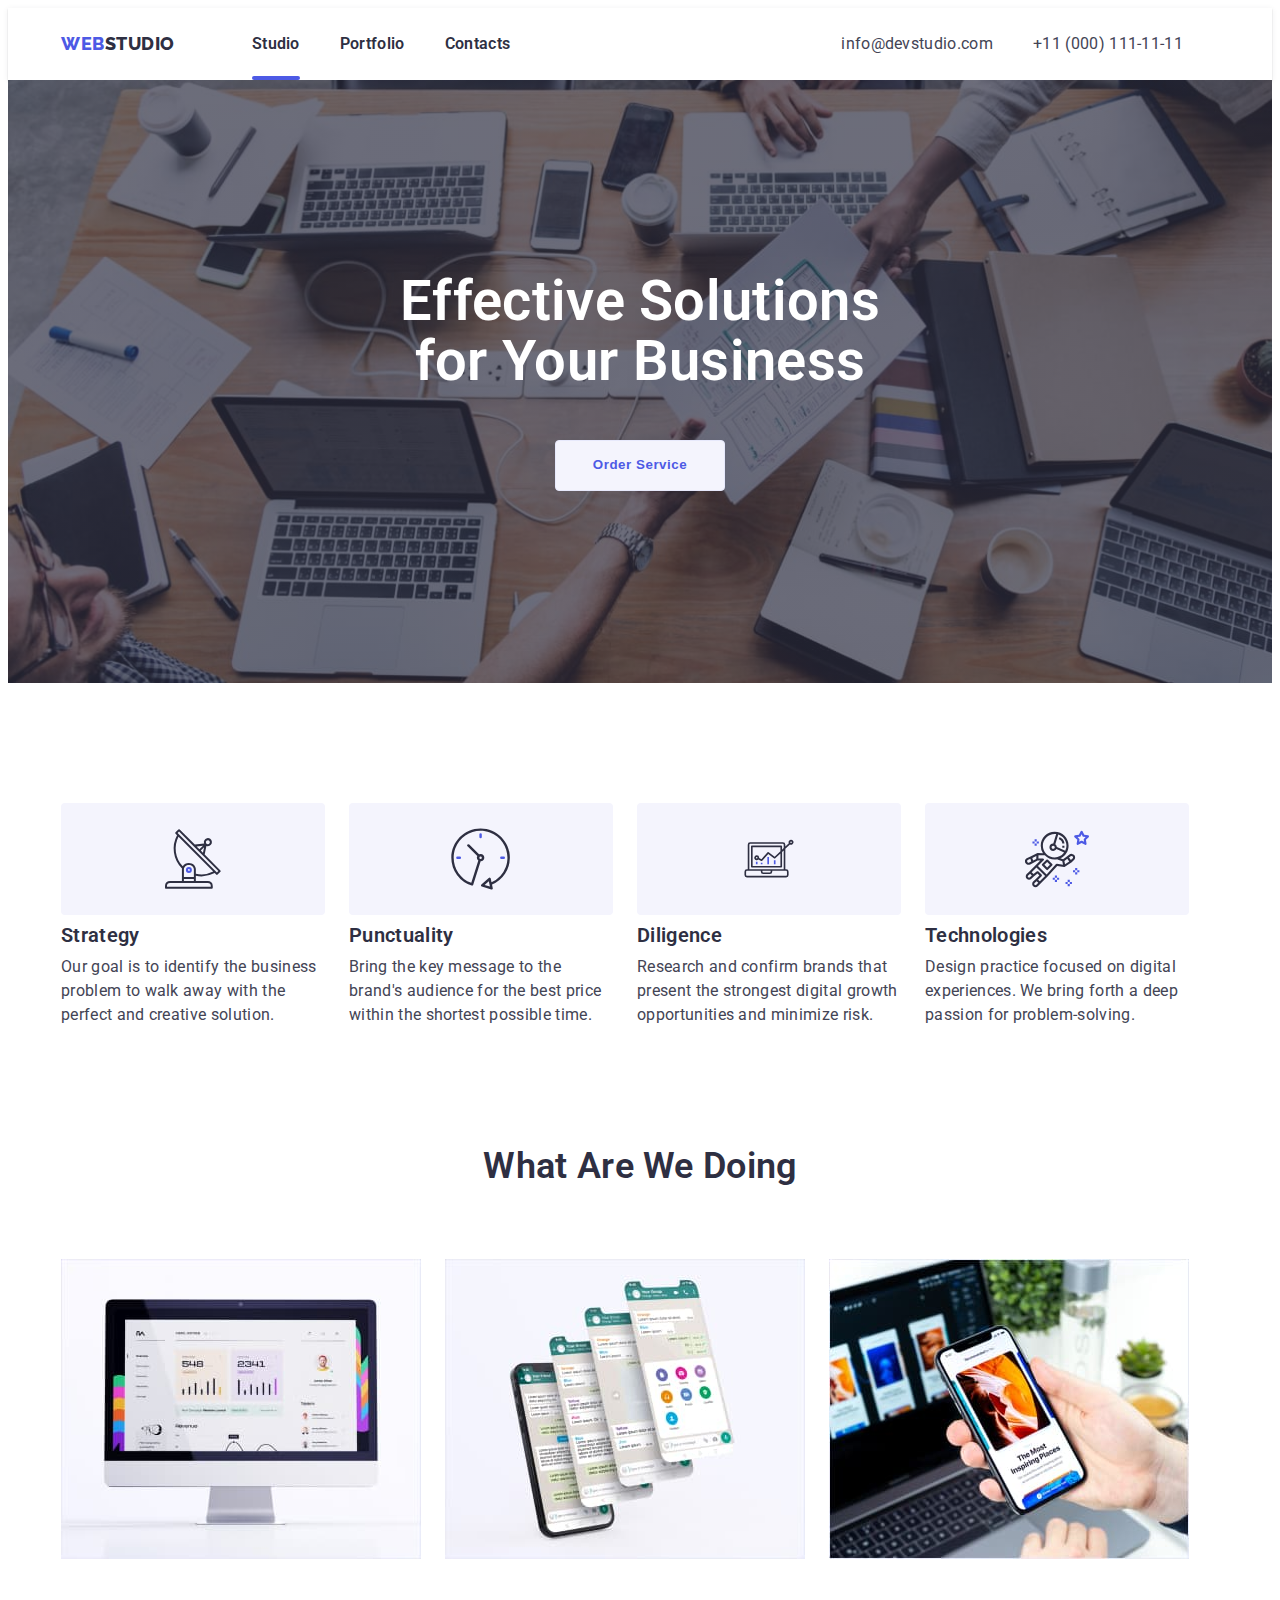
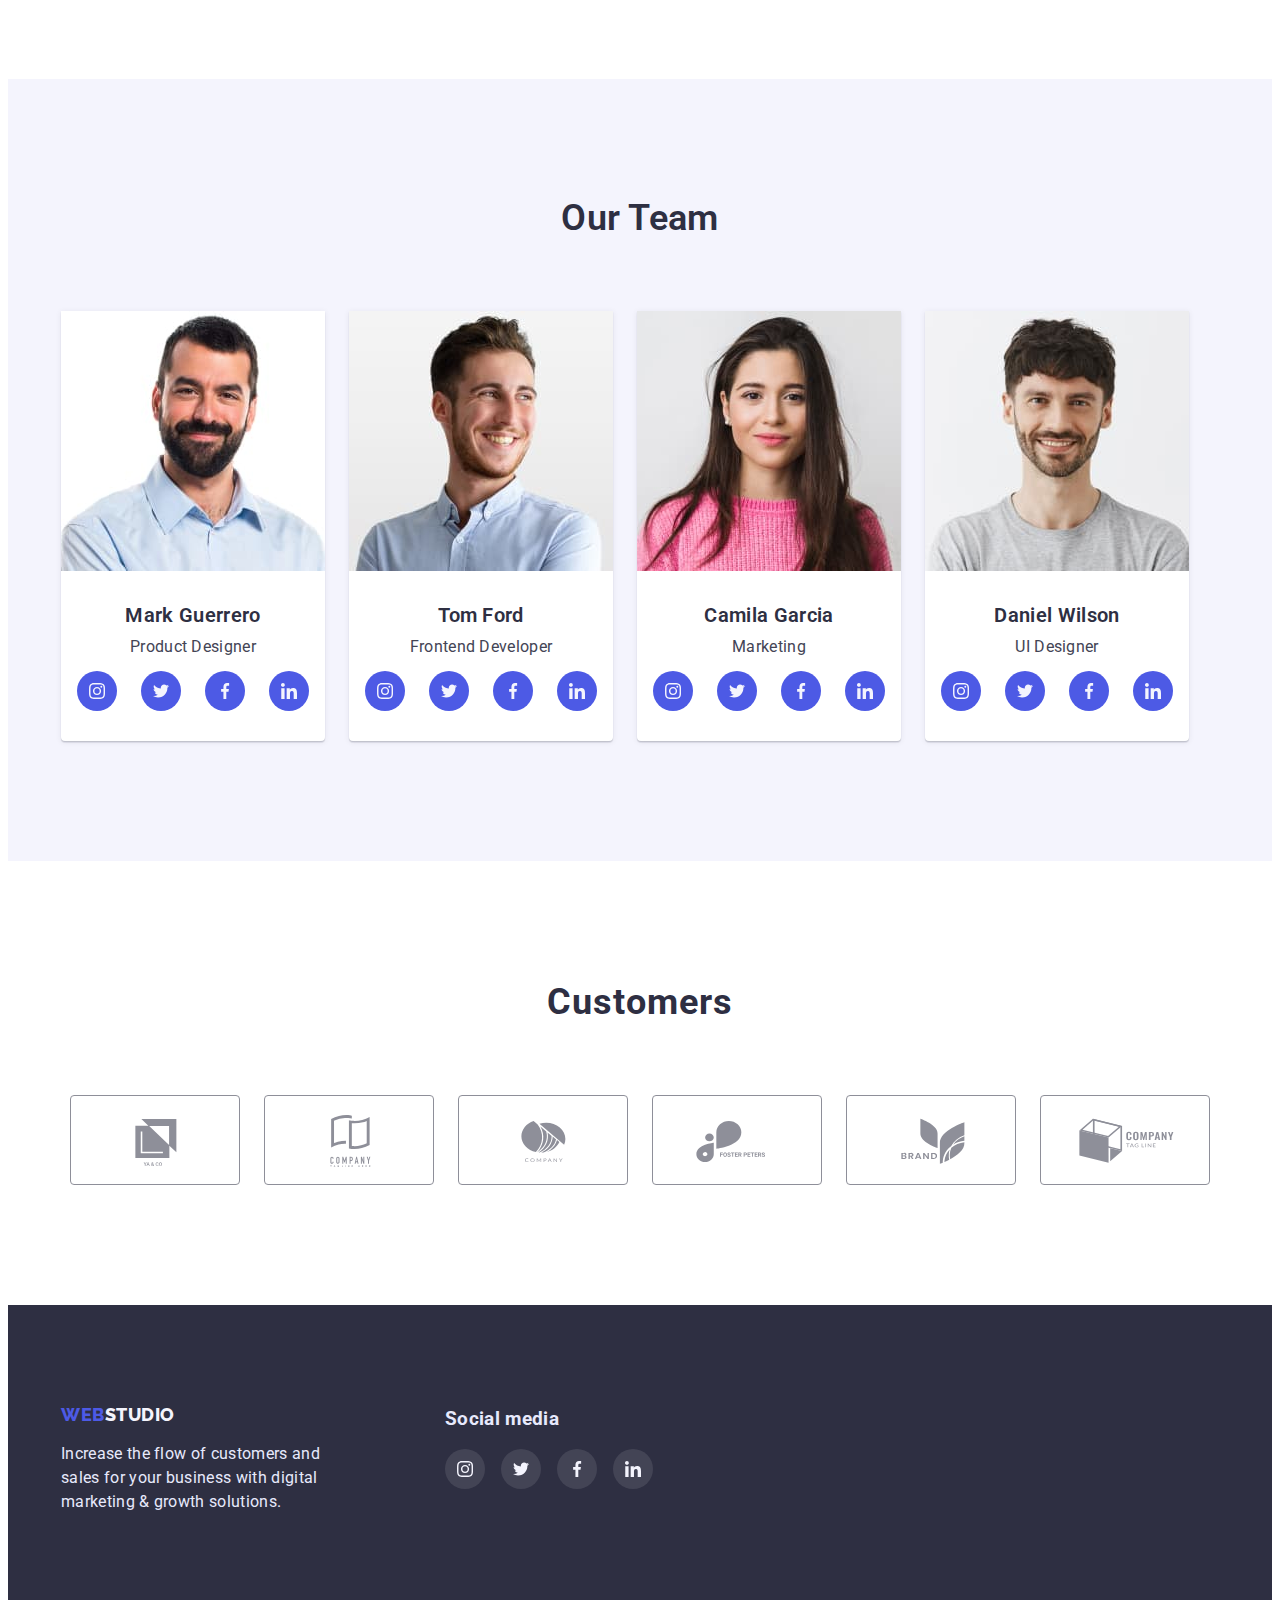
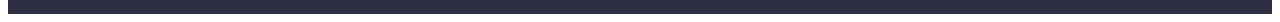
<file: index.html>
<!DOCTYPE html>
<html lang="en">

<head>
	<meta charset="UTF-8">
	<meta http-equiv="X-UA-Compatible" content="IE=edge">
	<meta name="viewport" content="width=device-width, initial-scale=1.0">
	<link rel="preconnect" href="https://fonts.googleapis.com">
	<link rel="preconnect" href="https://fonts.gstatic.com" crossorigin>
	<link href="https://fonts.googleapis.com/css2?family=Raleway:wght@700&family=Roboto:wght@400;500;700;900&display=swap"
		rel="stylesheet">
	<link rel="stylesheet" href="https://cdnjs.cloudflare.com/ajax/libs/modern-normalize/1.1.0/modern-normalize.min.css"
		integrity="sha512-wpPYUAdjBVSE4KJnH1VR1HeZfpl1ub8YT/NKx4PuQ5NmX2tKuGu6U/JRp5y+Y8XG2tV+wKQpNHVUX03MfMFn9Q=="
		crossorigin="anonymous" referrerpolicy="no-referrer">
	<link rel="stylesheet" href="./css/styles.css">
	<title>Студія</title>
</head>

<body>

	<!-- Навигация -->
	<header class="page-header">
		<div class="header container">
			<nav class="page-nav">
				<a href="./index.html" class="logo"><span>Web</span>Studio</a>
				<ul class="nav-items">
					<li class="item">
						<a href="./index.html" class="link current">Studio</a>
					</li>
					<li class="item">
						<a href="./portfolio.html" class="link">Portfolio</a>
					</li>
					<li class="item">
						<a href="" class="link">Contacts</a>
					</li>
				</ul>
			</nav>
			<ul class="menu-contacts">
				<li class="item">
					<a href="mailto:info@devstudio.com" class="link">info@devstudio.com</a>
				</li>
				<li class="item">
					<a href="tel:+110001111111" class="link">+11 (000) 111-11-11</a>
				</li>
			</ul>
		</div>
	</header>

	<main>
		<!-- Герой -->
		<div class="page-hero">
			<section class="hero container">
				<h1 class="heading">Effective Solutions for Your Business</h1>
				<button data-modal-open class="button" type="button">Order Service</button>
			</section>
		</div>

		<!-- Наши цели -->
		<section class="features-desc section">
			<div class="features-desc container">
				<ul class="features-list">
					<li class="item">
						<div class="feature-icon">
							<svg width="59.72" height="64">
								<use href="./images/icons.svg#icon-antenna"></use>
							</svg>
						</div>
						<h3 class="title">Strategy</h3>
						<p class="text">Our goal is to identify the business
							problem to walk away with the perfect and creative solution.</p>
					</li>
					<li class="item">
						<div class="feature-icon">
							<svg width="61.22" height="64">
								<use href="./images/icons.svg#icon-clock"></use>
							</svg>
						</div>
						<h3 class="title">Punctuality</h3>
						<p class="text">Bring the key message to the brand's audience for the best price within the shortest
							possible
							time.</p>
					</li>
					<li class="item">
						<div class="feature-icon">
							<svg width="64" height="49.09">
								<use href="./images/icons.svg#icon-diagram"></use>
							</svg>
						</div>
						<h3 class="title">Diligence</h3>
						<p class="text">Research and confirm brands that present the strongest digital growth opportunities and
							minimize risk.</p>
					</li>
					<li class="item">
						<div class="feature-icon">
							<svg width="64" height="64">
								<use href="./images/icons.svg#icon-astronaut"></use>
							</svg>
						</div>
						<h3 class="title">Technologies</h3>
						<p class="text">Design practice focused on digital experiences. We bring forth a deep passion for
							problem-solving.</p>
					</li>
				</ul>
			</div>
		</section>

		<!-- Что мы делаем -->
		<section class="features-examples section">
			<div class="features-examples container">
				<h2 class="heading">What Are We Doing</h2>
				<ul class="examples-list">
					<li class="item">
						<img src="./images/monitor.jpg" class="image" width="360" alt="monitor">
					</li>
					<li class="item">
						<img src="./images/layers.jpg" class="image" width="360" alt="layers">
					</li>
					<li class="item">
						<img src="./images/phone.jpg" class="image" width="360" alt="phone">
					</li>
				</ul>
			</div>
		</section>

		<!-- Наша команда -->
		<section class="team-cards section">
			<div class="team-cards container">
				<h2 class="heading">Our Team</h2>
				<ul class="team-list">
					<li class="item">
						<img src="./images/markguerrero.jpg" class="image" width="264" alt="Mark Guerrero">
						<div class="team-list block">
							<h3 class="title">Mark Guerrero</h3>
							<p class="text">Product Designer</p>
							<div class="social-icons">
								<ul class="list">
									<li class="item">
										<a class="link" href="">
											<svg class="icon">
												<use href="./images/icons.svg#icon-instagram"></use>
											</svg>
										</a>
									</li>
									<li class="item">
										<a class="link" href="">
											<svg class="icon">
												<use href="./images/icons.svg#icon-twitter"></use>
											</svg>
										</a>
									</li>
									<li class="item">
										<a class="link" href="">
											<svg class="icon">
												<use href="./images/icons.svg#icon-facebook"></use>
											</svg>
										</a>
									</li>
									<li class="item">
										<a class="link" href="">
											<svg class="icon">
												<use href="./images/icons.svg#icon-linkedin"></use>
											</svg>
										</a>
									</li>
								</ul>
							</div>
						</div>
					</li>
					<li class="item">
						<img src="./images/tomford.jpg" class="image" width="264" alt="Tom Ford">
						<div class="team-list block">
							<h3 class="title">Tom Ford</h3>
							<p class="text">Frontend Developer</p>
							<div class="social-icons">
								<ul class="list">
									<li class="item">
										<a class="link" href="">
											<svg class="icon">
												<use href="./images/icons.svg#icon-instagram"></use>
											</svg>
										</a>
									</li>
									<li class="item">
										<a class="link" href="">
											<svg class="icon">
												<use href="./images/icons.svg#icon-twitter"></use>
											</svg>
										</a>
									</li>
									<li class="item">
										<a class="link" href="">
											<svg class="icon">
												<use href="./images/icons.svg#icon-facebook"></use>
											</svg>
										</a>
									</li>
									<li class="item">
										<a class="link" href="">
											<svg class="icon">
												<use href="./images/icons.svg#icon-linkedin"></use>
											</svg>
										</a>
									</li>
								</ul>
							</div>
						</div>
					<li class="item">
						<img src="./images/camilagarcia.jpg" class="image" width="264" alt="Camila Garcia">
						<div class="team-list block">
							<h3 class="title">Camila Garcia</h3>
							<p class="text">Marketing</p>
							<div class="social-icons">
								<ul class="list">
									<li class="item">
										<a class="link" href="">
											<svg class="icon">
												<use href="./images/icons.svg#icon-instagram"></use>
											</svg>
										</a>
									</li>
									<li class="item">
										<a class="link" href="">
											<svg class="icon">
												<use href="./images/icons.svg#icon-twitter"></use>
											</svg>
										</a>
									</li>
									<li class="item">
										<a class="link" href="">
											<svg class="icon">
												<use href="./images/icons.svg#icon-facebook"></use>
											</svg>
										</a>
									</li>
									<li class="item">
										<a class="link" href="">
											<svg class="icon">
												<use href="./images/icons.svg#icon-linkedin"></use>
											</svg>
										</a>
									</li>
								</ul>
							</div>
						</div>
					<li class="item">
						<img src="./images/danielwilson.jpg" class="image" width="264" alt="Daniel Wilson">
						<div class="team-list block">
							<h3 class="title">Daniel Wilson</h3>
							<p class="text">UI Designer</p>
							<div class="social-icons">
								<ul class="list">
									<li class="item">
										<a class="link" href="">
											<svg class="icon">
												<use href="./images/icons.svg#icon-instagram"></use>
											</svg>
										</a>
									</li>
									<li class="item">
										<a class="link" href="">
											<svg class="icon">
												<use href="./images/icons.svg#icon-twitter"></use>
											</svg>
										</a>
									</li>
									<li class="item">
										<a class="link" href="">
											<svg class="icon">
												<use href="./images/icons.svg#icon-facebook"></use>
											</svg>
										</a>
									</li>
									<li class="item">
										<a class="link" href="">
											<svg class="icon">
												<use href="./images/icons.svg#icon-linkedin"></use>
											</svg>
										</a>
									</li>
								</ul>
							</div>
						</div>
				</ul>
			</div>
		</section>
		<section class="customers section">
			<div class="customers container">
				<h2 class="heading">Customers</h2>
				<ul class="list">
					<li class="item">
						<a class="link" href="">
							<svg class="icon" width="104" height="56">
								<use href="./images/icons.svg#icon-client1"></use>
							</svg>
						</a>
					</li>
					<li class="item">
						<a class="link" href="">
							<svg class="icon" width="104" height="56">
								<use href="./images/icons.svg#icon-client2"></use>
							</svg>
						</a>
					</li>
					<li class="item">
						<a class="link" href="">
							<svg class="icon" width="104" height="56">
								<use href="./images/icons.svg#icon-client3"></use>
							</svg>
						</a>
					</li>
					<li class="item">
						<a class="link" href="">
							<svg class="icon" width="104" height="56">
								<use href="./images/icons.svg#icon-client4"></use>
							</svg>
						</a>
					</li>
					<li class="item">
						<a class="link" href="">
							<svg class="icon" width="104" height="56">
								<use href="./images/icons.svg#icon-client5"></use>
							</svg>
						</a>
					</li>
					<li class="item">
						<a class="link" href="">
							<svg class="icon" width="104" height="56">
								<use href="./images/icons.svg#icon-client6"></use>
							</svg>
						</a>
					</li>
				</ul>
			</div>
		</section>
	</main>

	<!-- Подвал -->
	<footer class="page-footer section">
		<div class="page-footer container">
			<div class="footer-content">
				<div class="logo-block">
					<a href="" class="logo footer"><span>Web</span>Studio</a>
					<p class="text footer">Increase the flow of customers and sales for your business with digital marketing &
						growth
						solutions.</p>
				</div>
				<div class="social-icons footer">
					<h3 class="title">Social media</h3>
					<ul class="list">
						<li class="item">
							<a class="link" href="">
								<svg class="icon">
									<use href="./images/icons.svg#icon-instagram"></use>
								</svg>
							</a>
						</li>
						<li class="item">
							<a class="link" href="">
								<svg class="icon">
									<use href="./images/icons.svg#icon-twitter"></use>
								</svg>
							</a>
						</li>
						<li class="item">
							<a class="link" href="">
								<svg class="icon">
									<use href="./images/icons.svg#icon-facebook"></use>
								</svg>
							</a>
						</li>
						<li class="item">
							<a class="link" href="">
								<svg class="icon">
									<use href="./images/icons.svg#icon-linkedin"></use>
								</svg>
							</a>
						</li>
					</ul>
				</div>
			</div>
		</div>
	</footer>

	<div class="backdrop is-hidden" data-modal>
		<div class="modal">
			<button data-modal-close class="button" type="button">
				<svg class="icon" width="8" height="8">
					<use href="./images/icons.svg#icon-close"></use>
				</svg>
			</button>
		</div>
	</div>
	<script src="./js/modal.js"></script>
</body>

</html>
</file>
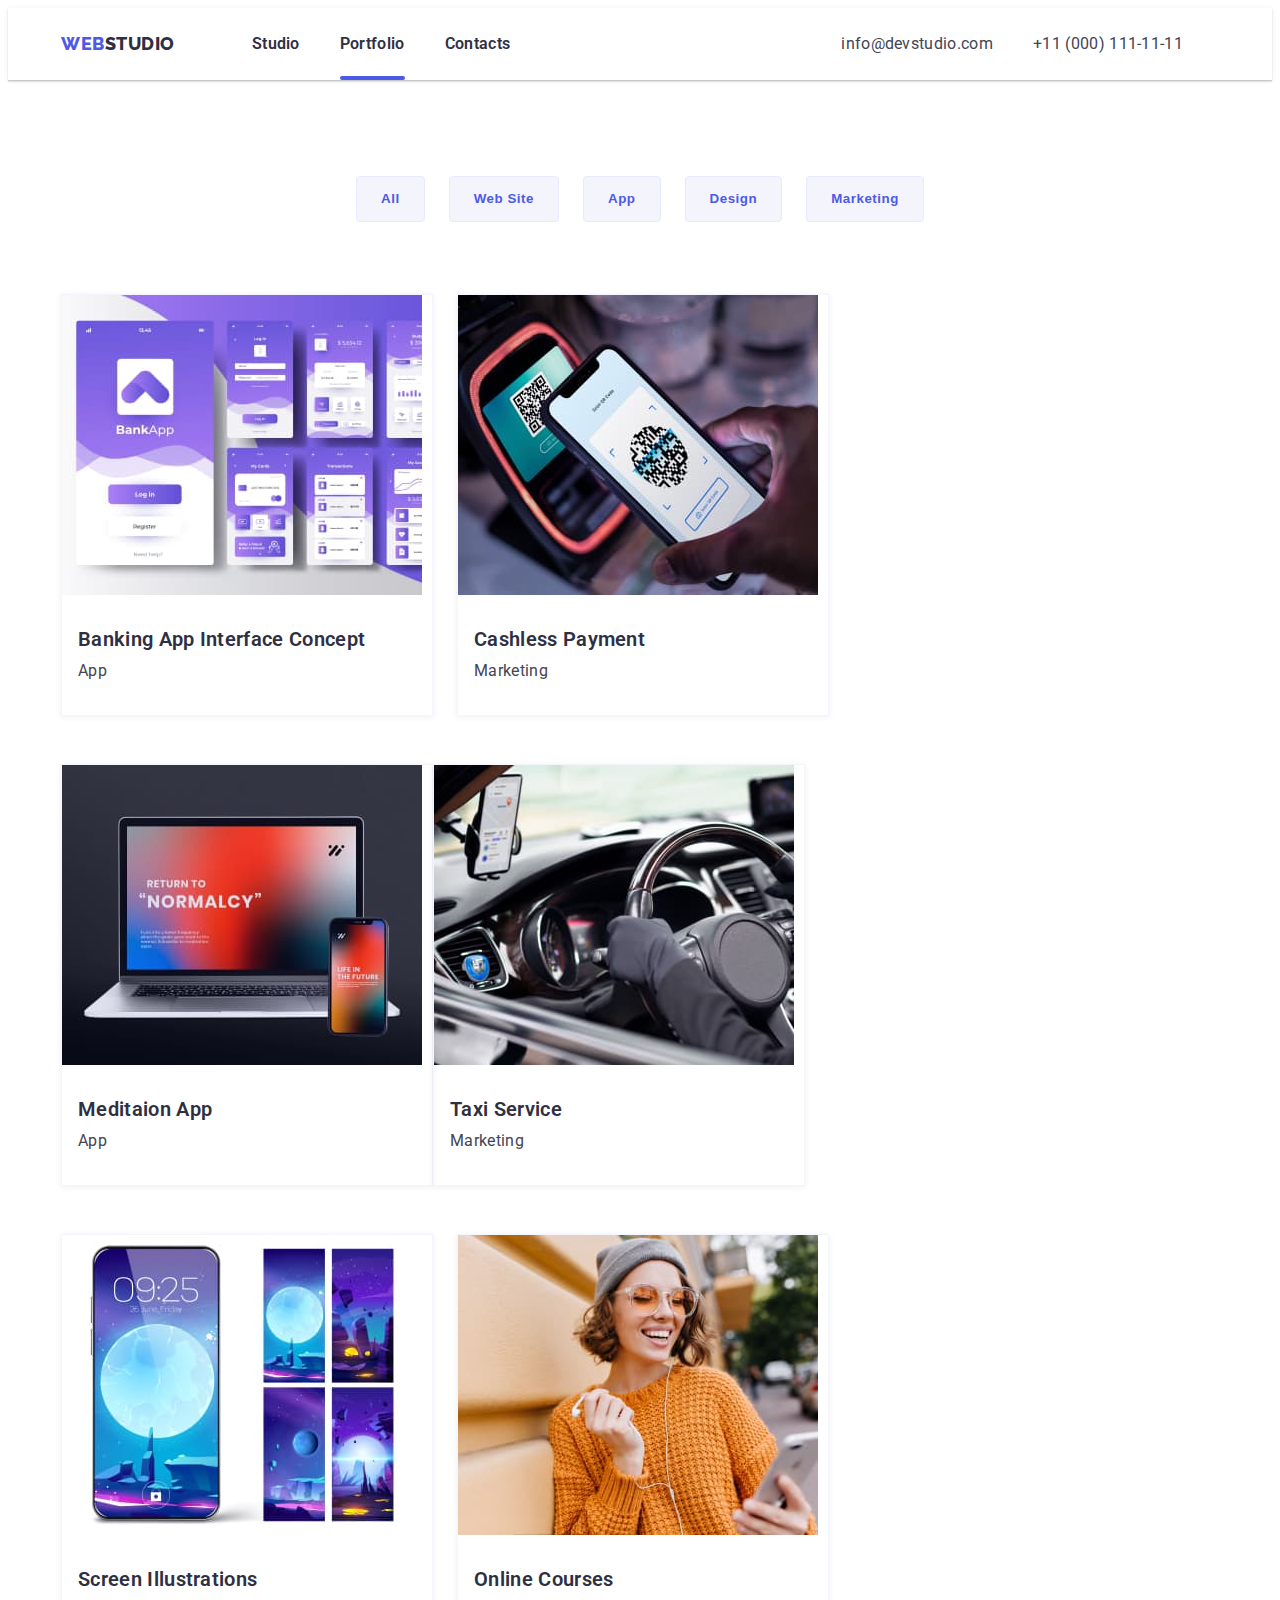
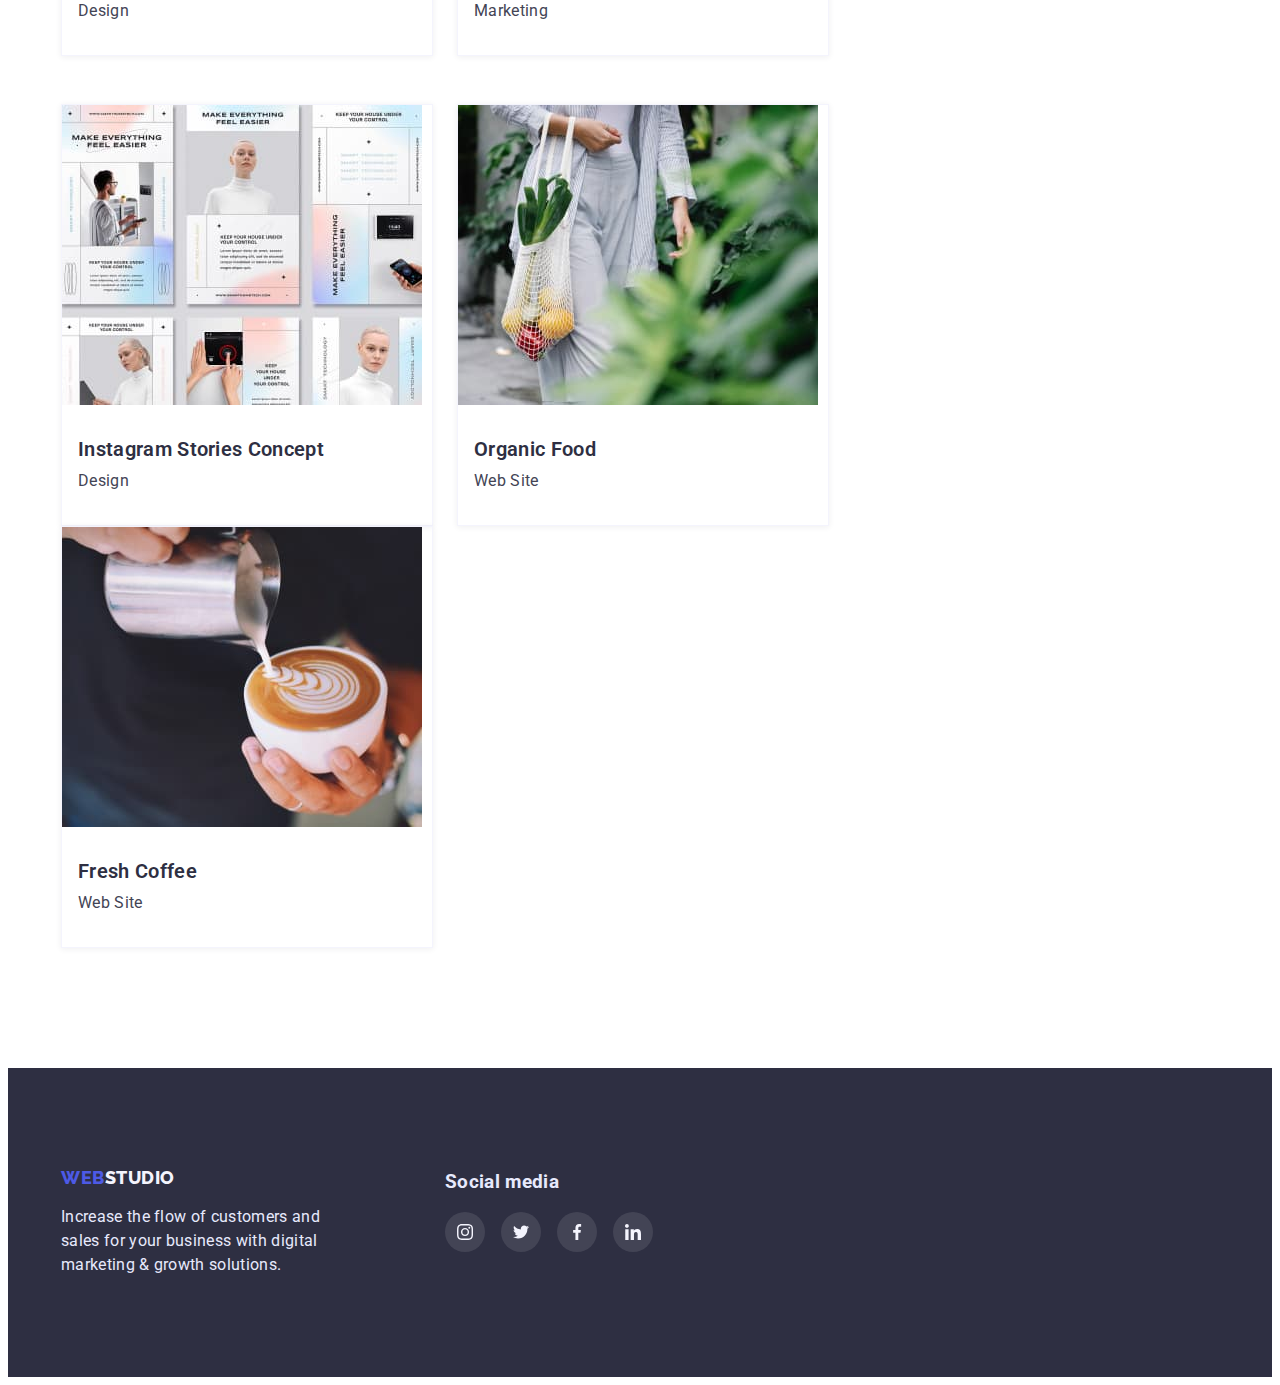
<file: portfolio.html>
<!DOCTYPE html>
<html lang="en">

<head>
	<meta charset="UTF-8">
	<meta http-equiv="X-UA-Compatible" content="IE=edge">
	<meta name="viewport" content="width=device-width, initial-scale=1.0">
	<link rel="preconnect" href="https://fonts.googleapis.com">
	<link rel="preconnect" href="https://fonts.gstatic.com" crossorigin>
	<link href="https://fonts.googleapis.com/css2?family=Raleway:wght@700&family=Roboto:wght@400;500;700;900&display=swap"
		rel="stylesheet">
	<link rel="stylesheet" href="https://cdnjs.cloudflare.com/ajax/libs/modern-normalize/1.1.0/modern-normalize.min.css"
		integrity="sha512-wpPYUAdjBVSE4KJnH1VR1HeZfpl1ub8YT/NKx4PuQ5NmX2tKuGu6U/JRp5y+Y8XG2tV+wKQpNHVUX03MfMFn9Q=="
		crossorigin="anonymous" referrerpolicy="no-referrer">
	<link rel="stylesheet" href="./css/styles.css">
	<title>Портфоліо</title>
</head>

<body>

	<!-- Навигация -->
	<header class="page-header">
		<div class="header container">
			<nav class="page-nav">
				<a href="./index.html" class="logo"><span>Web</span>Studio</a>
				<ul class="nav-items">
					<li class="item">
						<a href="./index.html" class="link">Studio</a>
					</li>
					<li class="item">
						<a href="./portfolio.html" class="link current">Portfolio</a>
					</li>
					<li class="item">
						<a href="" class="link">Contacts</a>
					</li>
				</ul>
			</nav>
			<ul class="menu-contacts">
				<li class="item">
					<a href="mailto:info@devstudio.com" class="link">info@devstudio.com</a>
				</li>
				<li class="item">
					<a href="tel:+110001111111" class="link">+11 (000) 111-11-11</a>
				</li>
			</ul>
		</div>
	</header>


	<main class="portfolio section">
		<div class="container">
			<!-- Фильтр -->
			<ul class="filter-buttons">
				<li class="item"><button class="button" type="button">All</button></li>
				<li class="item"><button class="button" type="button">Web Site</button></li>
				<li class="item"><button class="button" type="button">App</button></li>
				<li class="item"><button class="button" type="button">Design</button></li>
				<li class="item"><button class="button" type="button">Marketing</button></li>
			</ul>

			<!-- Карточки -->
			<section class="project-section">
				<ul class="project-cards">
					<li class="card">
						<a href="">
							<div class="img-block">
								<img src="./images/bank-app.jpg" class="image" width="360" alt="Banking App Interface image">
								<div class="overlay">
									<p>Lorem ipsum dolor sit amet consectetur adipisicing elit. Corporis, eveniet.</p>
								</div>
							</div>
							<div class="block">
								<h3 class="title">Banking App Interface Concept</h3>
								<p class="text">App</p>
							</div>
						</a>
					</li>
					<li class="card">
						<a href="">
							<div class="img-block">
								<img src="./images/cashless-payment.jpg" class="image" width="360" alt="Cashless Payment">
								<div class="overlay">
									<p>Lorem ipsum dolor sit amet consectetur adipisicing elit. Corporis, eveniet.</p>
								</div>
							</div>
							<div class="block">
								<h3 class="title">Cashless Payment</h3>
								<p class="text">Marketing</p>
							</div>
						</a>
					</li>
					<li class="card">
						<a href="">
							<div class="img-block">
								<img src="./images/meditaion-app.jpg" class="image" width="360" alt="Meditaion App image">
								<div class="overlay">
									<p>Lorem ipsum dolor sit amet consectetur adipisicing elit. Corporis, eveniet.</p>
								</div>
							</div>
							<div class="block">
								<h3 class="title">Meditaion App</h3>
								<p class="text">App</p>
							</div>
						</a>
					</li>
					<li class="card">
						<a href="">
							<div class="img-block">
								<img src="./images/taxi-service.jpg" class="image" width="360" alt="Taxi Service image">
								<div class="overlay">
									<p>Lorem ipsum dolor sit amet consectetur adipisicing elit. Corporis, eveniet.</p>
								</div>
							</div>
							<div class="block">
								<h3 class="title">Taxi Service</h3>
								<p class="text">Marketing</p>
							</div>
						</a>
					</li>
					<li class="card">
						<a href="">
							<div class="img-block">
								<img src="./images/screen-illustrations.jpg" class="image" width="360" alt="Screen Illustrations image">
								<div class="overlay">
									<p>Lorem ipsum dolor sit amet consectetur adipisicing elit. Corporis, eveniet.</p>
								</div>
							</div>
							<div class="block">
								<h3 class="title">Screen Illustrations</h3>
								<p class="text">Design</p>
							</div>
						</a>
					</li>
					<li class="card">
						<a href="">
							<div class="img-block">
								<img src="./images/online-courses.jpg" class="image" width="360" alt="Online Courses image">
								<div class="overlay">
									<p>Lorem ipsum dolor sit amet consectetur adipisicing elit. Corporis, eveniet.</p>
								</div>
							</div>
							<div class="block">
								<h3 class="title">Online Courses</h3>
								<p class="text">Marketing</p>
							</div>
						</a>
					</li>
					<li class="card">
						<a href="">
							<div class="img-block">
								<img src="./images/instagram-stories-concept.jpg" class="image" width="360"
									alt="Instagram Stories Concept image">
								<div class="overlay">
									<p>Lorem ipsum dolor sit amet consectetur adipisicing elit. Corporis, eveniet.</p>
								</div>
							</div>
							<div class="block">
								<h3 class="title">Instagram Stories Concept</h3>
								<p class="text">Design</p>
							</div>
						</a>
					</li>
					<li class="card">
						<a href="">
							<div class="img-block">
								<img src="./images/organic-food.jpg" class="image" width="360" alt="Organic Food image">
								<div class="overlay">
									<p>Lorem ipsum dolor sit amet consectetur adipisicing elit. Corporis, eveniet.</p>
								</div>
							</div>
							<div class="block">
								<h3 class="title">Organic Food</h3>
								<p class="text">Web Site</p>
							</div>
						</a>
					</li>
					<li class="card">
						<a href="">
							<div class="img-block">
								<img src="./images/fresh-coffee.jpg" class="image" width="360" alt="Fresh Coffee image">
								<div class="overlay">
									<p>Lorem ipsum dolor sit amet consectetur adipisicing elit. Corporis, eveniet.</p>
								</div>
							</div>
							<div class="block">
								<h3 class="title">Fresh Coffee</h3>
								<p class="text">Web Site</p>
							</div>
						</a>
					</li>
				</ul>
			</section>
		</div>
	</main>

	<!-- Подвал -->
	<footer class="page-footer section">
		<div class="page-footer container">
			<div class="footer-content">
				<div class="logo-block">
					<a href="" class="logo footer"><span>Web</span>Studio</a>
					<p class="text footer">Increase the flow of customers and sales for your business with digital marketing &
						growth
						solutions.</p>
				</div>
				<div class="social-icons footer">
					<h3 class="title">Social media</h3>
					<ul class="list">
						<li class="item">
							<a class="link" href="">
								<svg class="icon">
									<use href="./images/icons.svg#icon-instagram"></use>
								</svg>
							</a>
						</li>
						<li class="item">
							<a class="link" href="">
								<svg class="icon">
									<use href="./images/icons.svg#icon-twitter"></use>
								</svg>
							</a>
						</li>
						<li class="item">
							<a class="link" href="">
								<svg class="icon">
									<use href="./images/icons.svg#icon-facebook"></use>
								</svg>
							</a>
						</li>
						<li class="item">
							<a class="link" href="">
								<svg class="icon">
									<use href="./images/icons.svg#icon-linkedin"></use>
								</svg>
							</a>
						</li>
					</ul>
				</div>
			</div>
		</div>
	</footer>
</body>

</html>
</file>
<file: css/styles.css>
/* Переменные */
:root {
	--brand-color: #4D5AE5;
	--heading-color: #2E2F42;
	--body-color: #434455;
	--raleway: 'Raleway', sans-serif;
	--roboto: 'Roboto', sans-serif;
}

body {
	color: var(--heading-color);
	font-family: var(--roboto);
	font-size: 16px;
	letter-spacing: 0.02em;
}

h1,
h2,
h3,
h4,
h5,
h6,
ul,
p {
	margin-top: 0;
	margin-bottom: 0;
}

a {
	text-decoration: none;
}

ul {
	list-style: none;
	padding: 0;
}

.container {
	width: 1158px;
	padding: 0 15px;
	margin: 0 auto;
	align-items: center;
}

.footer-content {
	display: flex;
}

.section {
	padding: 120px 0;
}

/* Логотип */
.logo {
	display: block;
	padding: 24px 0;
	margin-right: 77px;
	color: var(--heading-color);
	font-family: var(--raleway);
	font-size: 18px;
	font-weight: 800;
	line-height: 1.33;
	text-transform: uppercase;
	letter-spacing: 0.03em;
	transition: color 250ms cubic-bezier(0.4, 0, 0.2, 1);
}

.logo span {
	color: var(--brand-color);
}

.logo:hover,
.logo:focus,
.logo.footer:hover,
.logo.footer:focus {
	color: var(--body-color);
}

/* Хедер */
.page-header {
	margin: 0 auto;
	box-shadow:
		0px 2px 1px rgba(46, 47, 66, 0.08),
		0px 1px 1px rgba(46, 47, 66, 0.16),
		0px 1px 6px rgba(46, 47, 66, 0.08);
}

.header.container {
	display: flex;
}

/* Навигация */
.page-nav {
	display: flex;
}

.nav-items {
	display: flex;
}

.nav-items .link {
	position: relative;
	display: block;
	color: var(--heading-color);
	font-weight: 600;
	line-height: 1.5;
	padding: 24px 0;
	transition: color 250ms cubic-bezier(0.4, 0, 0.2, 1);
}

.nav-items .item+.item {
	margin-left: 40px;
}

.link.current::after {
	content: '';
	position: absolute;
	opacity: 1;
	left: 0;
	bottom: 0;
	width: 100%;
	height: 4px;
	background-color: var(--brand-color);
	border-radius: 2px;
}

.nav-items .link:hover,
.nav-items .link:focus {
	color: var(--brand-color);
}

/* Контакты */
.menu-contacts {
	display: flex;
	margin-left: 331px;
}

.menu-contacts .link {
	display: block;
	color: var(--body-color);
	line-height: 1.5;
	padding: 24px 0;
	transition: color 250ms cubic-bezier(0.4, 0, 0.2, 1);
}

.menu-contacts .item+.item {
	margin-left: 40px;
}

.menu-contacts .link:hover,
.menu-contacts .link:focus {
	color: var(--brand-color);
}

/* Кнопки */
.filter-buttons .button,
.hero .button {
	color: var(--brand-color);
	background: #F4F4FD;
	border: 1px solid #E7E9FC;
	border-radius: 4px;
	font-weight: 600;
	line-height: 1.5;
	letter-spacing: 0.04em;
	cursor: pointer;
}

.hero .button {
	width: 170px;
	height: 51px;
	transition:
		border 250ms cubic-bezier(0.4, 0, 0.2, 1),
		color 250ms cubic-bezier(0.4, 0, 0.2, 1),
		box-shadow 250ms cubic-bezier(0.4, 0, 0.2, 1),
		background 250ms cubic-bezier(0.4, 0, 0.2, 1);
}

.hero .button:hover,
.hero .button:focus {
	box-shadow:
		0px 1px 6px rgba(46, 47, 66, 0.08),
		0px 1px 1px rgba(46, 47, 66, 0.16),
		0px 2px 1px rgba(46, 47, 66, 0.08);
}

.hero .button:active {
	background: #404BBF;
	box-shadow: 0px 4px 4px rgba(0, 0, 0, 0.15);
}

.button:hover,
.button:focus {
	color: #FFFFFF;
	border: 1px solid transparent;
	background: var(--brand-color);
}

.filter-buttons {
	display: flex;
	margin-bottom: 72px;
	align-items: center;
	justify-content: center;
}

.filter-buttons .button {
	padding: 12px 24px;
	transition:
		box-shadow 250ms cubic-bezier(0.4, 0, 0.2, 1),
		background 250ms cubic-bezier(0.4, 0, 0.2, 1),
		color 250ms cubic-bezier(0.4, 0, 0.2, 1);
}

.filter-buttons .button:hover,
.filter-buttons .button:focus {
	box-shadow:
		0px 3px 1px rgba(0, 0, 0, 0.1),
		0px 2px 1px rgba(0, 0, 0, 0.08),
		0px 2px 2px rgba(0, 0, 0, 0.12);
}

/* ЗАГОЛОВКИ */
/* H1 title*/
.hero .heading {
	color: #FFFFFF;
	font-size: 56px;
	font-weight: 600;
	line-height: 1.07;
	margin-bottom: 48px;
	width: 492px;
	margin-left: auto;
	margin-right: auto;
}

/* H2 titles */
.features-examples .heading,
.team-cards .heading {
	font-size: 36px;
	font-weight: 600;
	line-height: 1.11;
}

/* H3 titles */
.project-cards .title,
.features-desc .title,
.team-cards .title {
	color: var(--heading-color);
	font-size: 20px;
	font-weight: 600;
	line-height: 1.2;
	margin-bottom: 8px;
}

/* p text */
.project-cards .text,
.features-desc .text,
.team-cards .text {
	color: var(--body-color);
	line-height: 1.5;
	letter-spacing: 0.02em;
}

/* Наша команда */
.team-list .block {
	padding: 32px 0 30px;
}

.project-cards .block {
	padding: 32px 0;
}

.team-list>.item {
	box-shadow:
		0px 1px 6px rgba(46, 47, 66, 0.08),
		0px 1px 1px rgba(46, 47, 66, 0.16),
		0px 2px 1px rgba(46, 47, 66, 0.08);
	border-radius: 0px 0px 4px 4px;
	background: #FFFFFF
}

.examples-list .image,
.team-list .image,
.project-cards .image {
	display: block;
}

.page-hero {
	max-width: 1600px;
	margin: 0 auto;
	background-image:
		linear-gradient(to right, #2e2f42b3, #2e2f42b3),
		url(../images/people-office.jpg);
	background-size: cover;
	background-repeat: no-repeat;
	text-align: center;
	background-color: var(--heading-color);
}

.hero.container {
	text-align: center;
	padding: 192px 0;
}

.features-list {
	display: flex;
}

.features-list .item {
	width: 264px;
}

.features-list .item+.item,
.examples-list .item+.item,
.team-list .item+.item,
.filter-buttons .item+.item {
	margin-left: 24px;
}

/* Карточки */
.portfolio.section {
	padding: 96px 0 120px;
}

.project-cards {
	display: flex;
	flex-wrap: wrap;
}

/* OVERLAY */
.img-block {
	position: relative;
	overflow: hidden;
}

.overlay {
	position: absolute;
	top: 0;
	left: 0;
	width: 100%;
	height: 100%;
	background-color: var(--brand-color);
	transform: translateY(100%);
	transition: transform 250ms cubic-bezier(0.4, 0, 0.2, 1);
}

.overlay>p {
	color: #F4F4FD;
	line-height: 1.5;
	padding: 40px 32px;
}

.project-cards .card:hover .overlay {
	transform: translateY(0);
}

.project-cards .image {
	max-width: 100%;
}

.project-cards .card {
	flex-basis: calc((100% - 48px) / 3);
	width: 360px;
	margin-right: 24px;
	margin-bottom: 48px;
	border: 0.5px solid #F4F4FD;
	box-shadow: 0px 1px 6px rgba(46, 47, 66, 0.08);
	transition: box-shadow 250ms cubic-bezier(0.4, 0, 0.2, 1);
}

.project-cards .card:nth-child(3n) {
	margin-right: 0px;
}

.project-cards .card:nth-last-child(-n + 3) {
	margin-bottom: 0px;
}

.project-cards .title,
.project-cards .text {
	margin-left: 16px;
}

.card .text-tmp {
	color: #F4F4FD;
	padding: 40px 34px 164px;
}

.project-cards .card:hover,
.project-cards .card:focus {
	border: 0.5px solid #F4F4FD;
	box-shadow:
		0px 1px 6px rgba(46, 47, 66, 0.08),
		0px 1px 1px rgba(46, 47, 66, 0.16),
		0px 2px 1px rgba(46, 47, 66, 0.08);
}

.features-examples {
	display: inherit;
	text-align: center;
	padding-top: 0;
}

.features-examples .heading,
.team-cards .heading,
.customers .heading {
	margin-bottom: 72px;
}

.examples-list {
	display: flex;
}

.team-cards.section {
	margin: 0 auto;
	background-color: #F4F4FD;
}

.team-cards {
	text-align: center;
}

.team-cards>.team-list {
	display: flex;
}

.team-cards .text {
	margin-bottom: 12px;
}

.page-footer {
	margin: 0 auto;
	background-color: var(--heading-color);
}

.page-footer.section {
	padding: 100px 0;
}

.logo.footer {
	display: block;
	width: 115px;
	padding: 0;
	color: #F4F4FD;
	line-height: 1.16;
	margin-bottom: 16px;
}

.text.footer {
	color: #E7E9FC;
	line-height: 1.5;
	width: 264px;
}

.page-footer .title {
	color: #E7E9FC;
	line-height: 1.5;
	margin-bottom: 16px;
}

.feature-icon {
	display: flex;
	width: 264px;
	height: 112px;
	margin-bottom: 8px;
	justify-content: center;
	align-items: center;
	background: #F4F4FD;
	border-radius: 4px;
}

.social-icons .list {
	display: flex;
	justify-content: center;
	align-items: center;
}

.social-icons .link {
	display: flex;
	justify-content: center;
	align-items: center;
	background: var(--brand-color);
	width: 40px;
	height: 40px;
	border-radius: 50%;
	transition: background 250ms cubic-bezier(0.4, 0, 0.2, 1);
}

.social-icons .icon {
	width: 16px;
	height: 16px;
}

.social-icons .link:hover,
.social-icons .link:focus,
.social-icons.footer .link:hover,
.social-icons.footer .link:focus {
	background: #31D0AA;
}

.customers .heading {
	font-size: 36px;
	line-height: 42px;
	text-align: center;
	letter-spacing: 0.03em;
}

.customers .list {
	display: flex;
	justify-content: center;
	align-items: center;
}

.customers .item+.item {
	margin-left: 24px;
}

.customers .link {
	display: flex;
	justify-content: center;
	align-items: center;
	width: 168px;
	height: 88px;
	border: 1px solid #8E8F99;
	border-radius: 4px;
	fill: #8E8F99;
	transition: fill 250ms cubic-bezier(0.4, 0, 0.2, 1);
}

.customers .link:hover,
.customers .link:focus {
	border: 1px solid var(--brand-color);
	fill: var(--brand-color);

}

.social-icons.footer .item+.item {
	margin-left: 16px;
}

.social-icons.footer {
	margin-left: 120px;
	width: 208px;
}

.social-icons.footer .link {
	background: rgba(255, 255, 255, 0.1);
}

/* MODAL */
.backdrop {
	position: fixed;
	top: 0;
	left: 0;
	opacity: 1;
	visibility: visible;
	width: 100%;
	height: 100%;
	background: rgba(46, 47, 66, 0.4);
	transition: opacity 250ms cubic-bezier(0.4, 0, 0.2, 1), visibility 250ms cubic-bezier(0.4, 0, 0.2, 1);
}

.is-hidden {
	opacity: 0;
	visibility: hidden;
	pointer-events: none;
}

.modal {
	position: absolute;
	top: 50%;
	left: 50%;
	width: 408px;
	height: 576px;
	background: #FCFCFC;
	box-shadow:
		0px 1px 1px rgba(0, 0, 0, 0.14),
		0px 1px 3px rgba(0, 0, 0, 0.12),
		0px 2px 1px rgba(0, 0, 0, 0.2);
	border-radius: 4px;
	transform: translate(-50%, -50%);
}

.modal .button {
	position: absolute;
	top: 24px;
	right: 24px;
	display: flex;
	justify-content: center;
	align-items: center;
	width: 24px;
	height: 24px;
	border-radius: 50%;
	background: #E7E9FC;
	border: 1px solid rgba(0, 0, 0, 0.1);
}

.modal .button:hover,
.modal .button:focus {
	border: 1px solid var(--brand-color);
}
</file>
